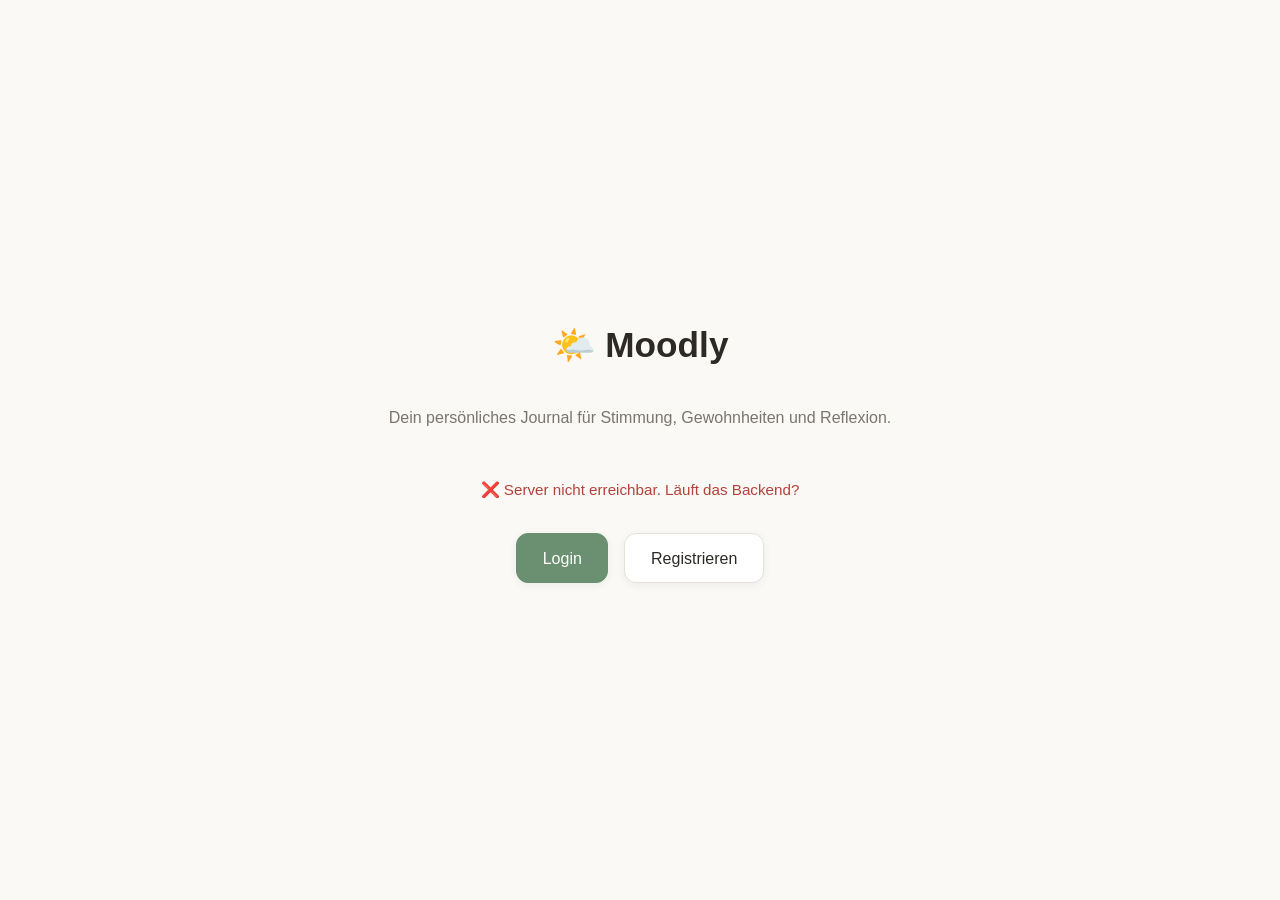
<file: frontend/index.html>
<!DOCTYPE html>
<html lang="de">
<head>
    <meta charset="UTF-8">
    <meta name="viewport" content="width=device-width, initial-scale=1.0">
    <title>Moodly</title>
    <link rel="stylesheet" href="css/main.css">
</head>
<body>
    <main class="landing">
        <h1>🌤️ Moodly</h1>
        <p>Dein persönliches Journal für Stimmung, Gewohnheiten und Reflexion.</p>

        <p id="api-status" class="api-status">Prüfe Verbindung zum Server …</p>

        <div class="landing-actions">
            <a class="button button-primary" href="login.html">Login</a>
            <a class="button" href="register.html">Registrieren</a>
        </div>
    </main>

    <script type="module">
        import { checkHealth } from "./js/api.js";

        const statusElement = document.getElementById("api-status");

        checkHealth()
            .then(() => {
                statusElement.textContent = "✅ Server erreichbar";
                statusElement.classList.add("ok");
            })
            .catch(() => {
                statusElement.textContent = "❌ Server nicht erreichbar. Läuft das Backend?";
                statusElement.classList.add("error");
            });
    </script>
</body>
</html>
</file>
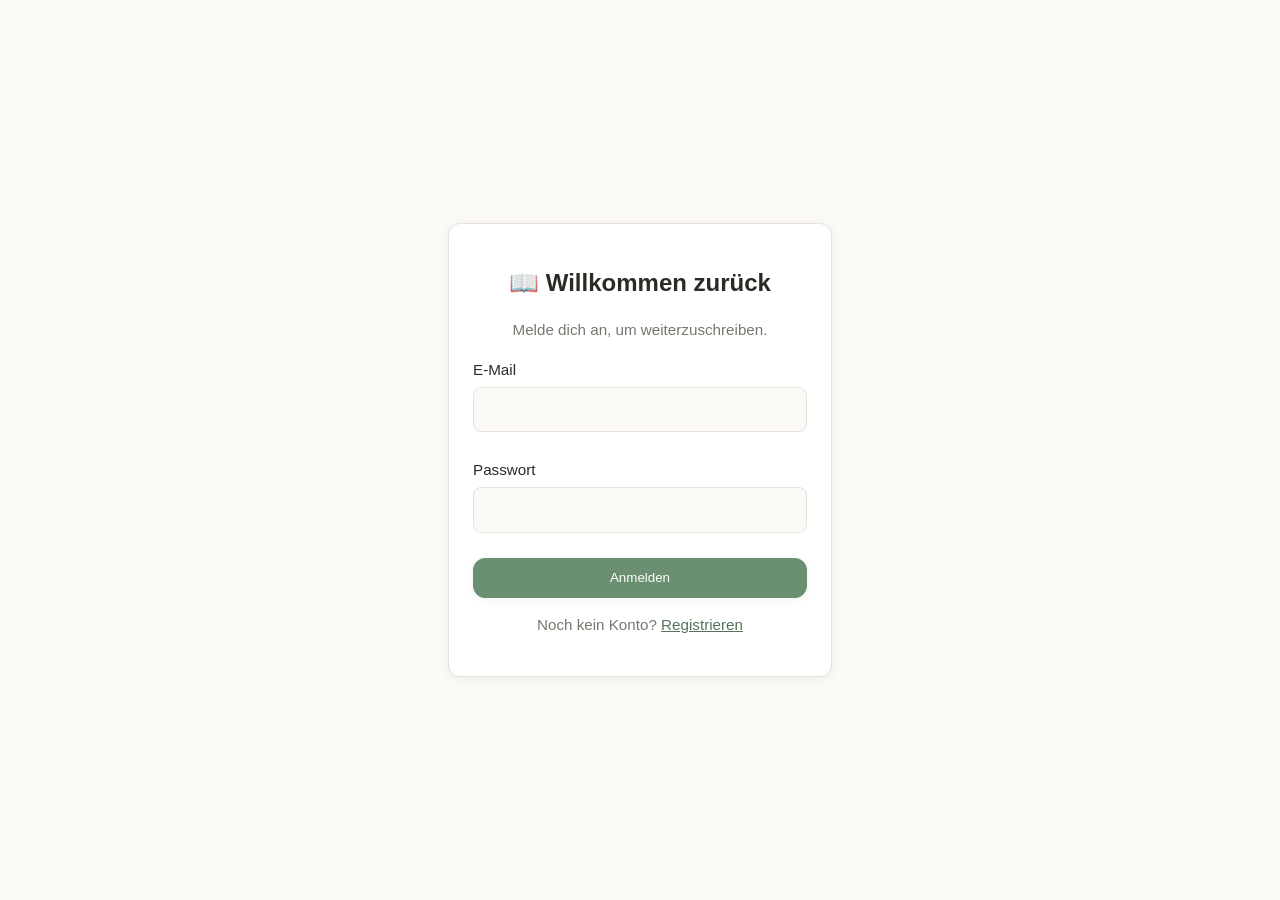
<file: frontend/achievements.html>
<!DOCTYPE html>
<html lang="de">
<head>
    <meta charset="UTF-8">
    <meta name="viewport" content="width=device-width, initial-scale=1.0">
    <title>Achievements – Moodly</title>
    <link rel="stylesheet" href="css/main.css">
</head>
<body>
    <nav class="navbar">
        <span class="nav-brand">📖 Journal</span>
        <div class="nav-links">
            <a href="dashboard.html">Dashboard</a>
            <a href="journal.html">Heute</a>
            <a href="calendar.html">Kalender</a>
            <a href="habits.html">Habits</a>
            <a href="analytics.html">Analytics</a>
            <a href="achievements.html" class="active">Achievements</a>
            <button id="logout-button" class="nav-logout">Logout</button>
        </div>
    </nav>

    <main class="page">
        <h1>Achievements</h1>
        <p class="muted" id="streak-line"></p>

        <section class="achievement-grid" id="achievement-grid">
            <p class="muted">Lade Achievements …</p>
        </section>
    </main>

    <script type="module">
        import { initAchievementsPage } from "./js/achievements.js";
        initAchievementsPage();
    </script>
</body>
</html>
</file>
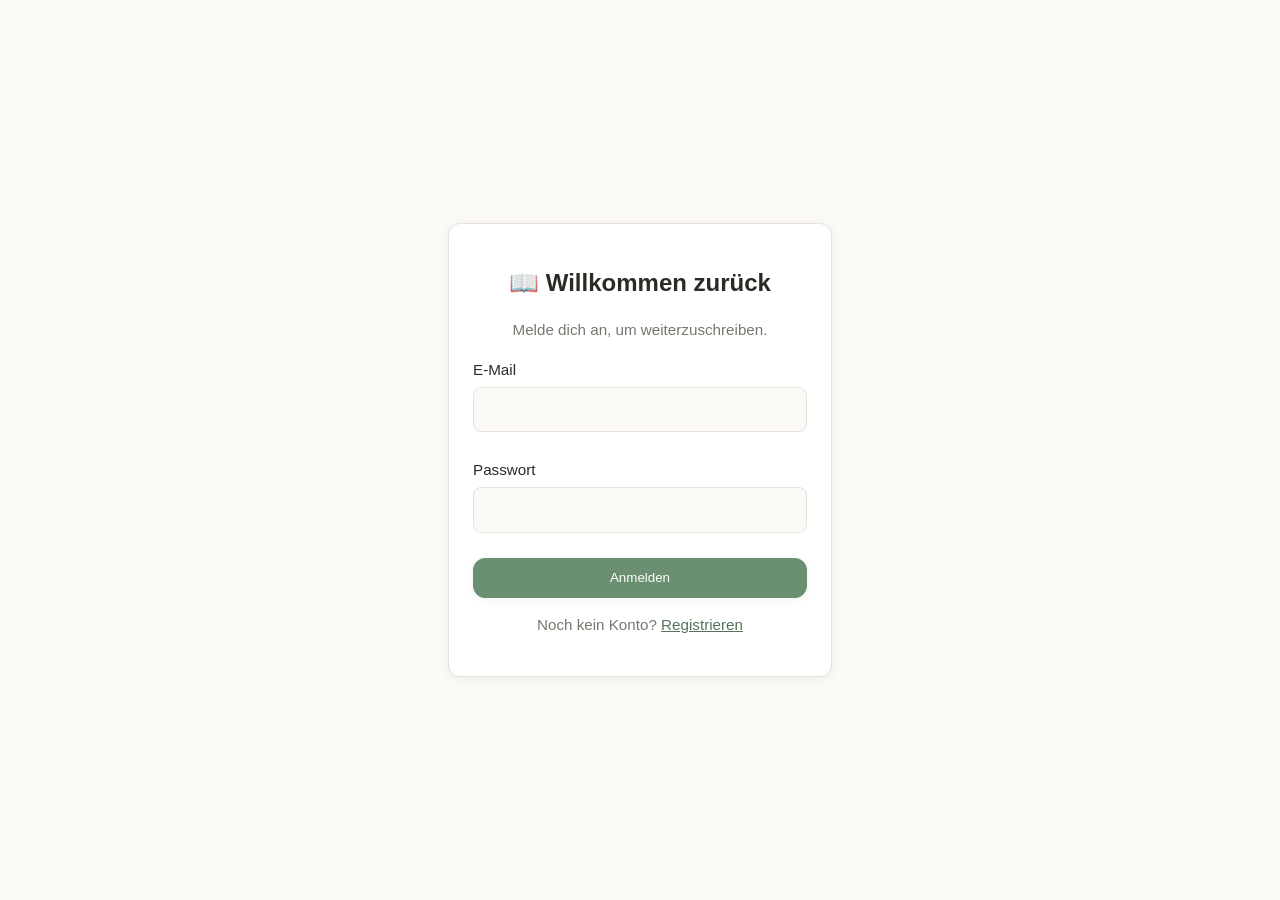
<file: frontend/calendar.html>
<!DOCTYPE html>
<html lang="de">
<head>
    <meta charset="UTF-8">
    <meta name="viewport" content="width=device-width, initial-scale=1.0">
    <title>Kalender – Moodly</title>
    <link rel="stylesheet" href="css/main.css">
</head>
<body>
    <nav class="navbar">
        <span class="nav-brand">📖 Journal</span>
        <div class="nav-links">
            <a href="dashboard.html">Dashboard</a>
            <a href="journal.html">Heute</a>
            <a href="calendar.html" class="active">Kalender</a>
            <a href="habits.html">Habits</a>
            <a href="analytics.html">Analytics</a>
            <a href="achievements.html">Achievements</a>
            <button id="logout-button" class="nav-logout">Logout</button>
        </div>
    </nav>

    <main class="page">
        <h1>Kalender</h1>

        <section class="card">
            <div class="calendar-header">
                <button type="button" class="button" id="prev-month">‹</button>
                <h2 id="month-heading"></h2>
                <button type="button" class="button" id="next-month">›</button>
            </div>

            <div class="calendar-grid" id="calendar-weekdays"></div>
            <div class="calendar-grid" id="calendar-days"></div>

            <p class="muted calendar-legend">
                😢 😕 😐 🙂 😄 = Stimmung des Tages ·
                Klick auf einen Tag öffnet den Eintrag.
            </p>
        </section>
    </main>

    <script type="module">
        import { initCalendarPage } from "./js/calendar.js";
        initCalendarPage();
    </script>
</body>
</html>
</file>
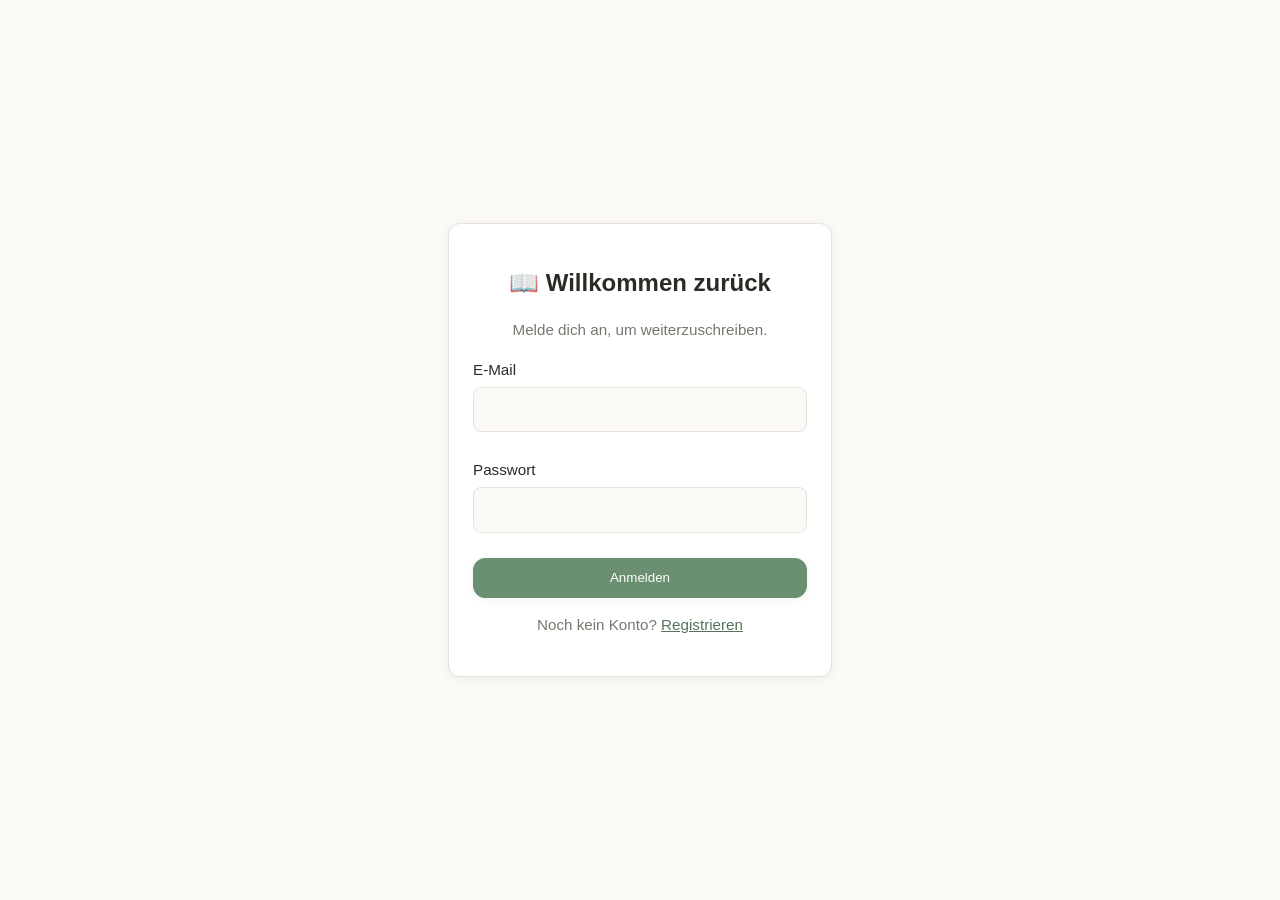
<file: frontend/dashboard.html>
<!DOCTYPE html>
<html lang="de">
<head>
    <meta charset="UTF-8">
    <meta name="viewport" content="width=device-width, initial-scale=1.0">
    <title>Dashboard – Moodly</title>
    <link rel="stylesheet" href="css/main.css">
</head>
<body>
    <nav class="navbar">
        <span class="nav-brand">📖 Journal</span>
        <div class="nav-links">
            <a href="dashboard.html" class="active">Dashboard</a>
            <a href="journal.html">Heute</a>
            <a href="calendar.html">Kalender</a>
            <a href="habits.html">Habits</a>
            <a href="analytics.html">Analytics</a>
            <a href="achievements.html">Achievements</a>
            <button id="logout-button" class="nav-logout">Logout</button>
        </div>
    </nav>

    <main class="page">
        <h1 id="greeting">Hallo 👋</h1>
        <p class="muted" id="today-date"></p>

        <section class="card-grid">
            <div class="card stat-card">
                <span class="stat-label">Aktuelle Streak</span>
                <span class="stat-value" id="stat-streak">–</span>
            </div>
            <div class="card stat-card">
                <span class="stat-label">Stimmung heute</span>
                <span class="stat-value" id="stat-mood">–</span>
            </div>
            <div class="card stat-card">
                <span class="stat-label">Journal diese Woche</span>
                <span class="stat-value" id="stat-week">–</span>
            </div>
            <div class="card stat-card">
                <span class="stat-label">Sport diese Woche</span>
                <span class="stat-value" id="stat-sport">–</span>
            </div>
            <div class="card stat-card">
                <span class="stat-label">Habits heute</span>
                <span class="stat-value" id="stat-habits">–</span>
            </div>
        </section>

        <section class="card today-card summary-card">
            <h2>Wochenrückblick</h2>
            <p class="muted" id="weekly-summary">
                Lass dir deine Woche zusammenfassen.
            </p>
            <button class="button" id="weekly-summary-button" type="button">
                Wochenrückblick erstellen
            </button>
        </section>

        <section class="card today-card">
            <h2 id="today-status">Wie geht es dir heute?</h2>
            <a class="button button-primary" href="journal.html" id="today-link">
                Heutigen Eintrag öffnen
            </a>
        </section>
    </main>

    <script type="module">
        import { initDashboard } from "./js/dashboard.js";
        initDashboard();
    </script>
</body>
</html>
</file>
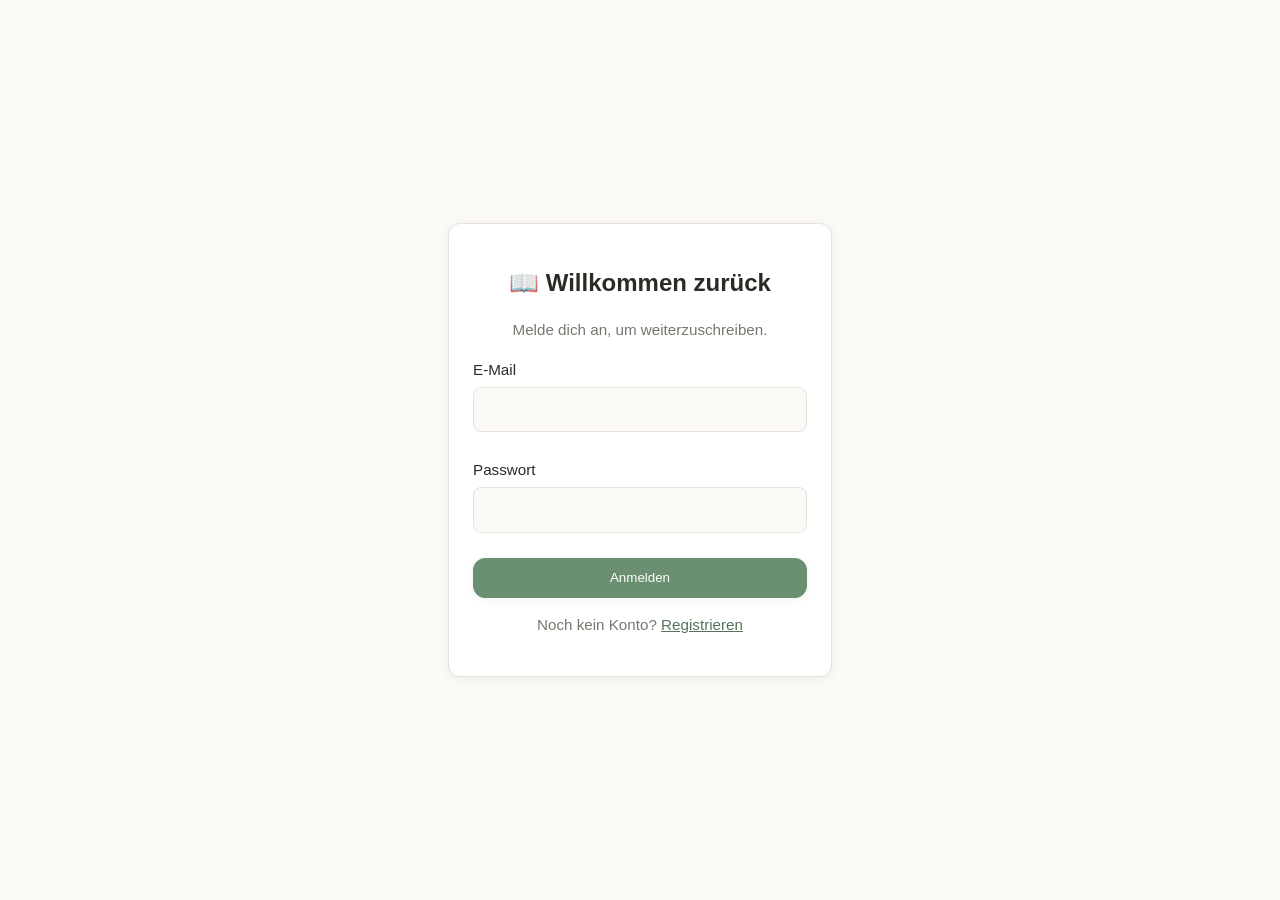
<file: frontend/habits.html>
<!DOCTYPE html>
<html lang="de">
<head>
    <meta charset="UTF-8">
    <meta name="viewport" content="width=device-width, initial-scale=1.0">
    <title>Habits – Moodly</title>
    <link rel="stylesheet" href="css/main.css">
</head>
<body>
    <nav class="navbar">
        <span class="nav-brand">📖 Journal</span>
        <div class="nav-links">
            <a href="dashboard.html">Dashboard</a>
            <a href="journal.html">Heute</a>
            <a href="calendar.html">Kalender</a>
            <a href="habits.html" class="active">Habits</a>
            <a href="analytics.html">Analytics</a>
            <a href="achievements.html">Achievements</a>
            <button id="logout-button" class="nav-logout">Logout</button>
        </div>
    </nav>

    <main class="page">
        <h1>Habits</h1>
        <p class="muted" id="habit-progress"></p>

        <section class="card">
            <h2>Heute abhaken</h2>
            <ul class="habit-list" id="habit-list">
                <li class="muted">Lade Habits …</li>
            </ul>
        </section>

        <section class="card">
            <h2>Neuer Habit</h2>
            <form id="habit-form" class="form">
                <label>
                    Name
                    <input type="text" name="name" required maxlength="100"
                           placeholder="z. B. Lesen, Meditation, 2 Liter Wasser">
                </label>
                <div class="form-row">
                    <label>
                        Zielwert <span class="muted">(optional)</span>
                        <input type="number" name="target_value" min="1"
                               placeholder="z. B. 20">
                    </label>
                    <label>
                        Einheit <span class="muted">(optional)</span>
                        <input type="text" name="unit" maxlength="30"
                               placeholder="z. B. Minuten">
                    </label>
                </div>
                <button type="submit" class="button button-primary">
                    Habit anlegen
                </button>
            </form>
        </section>
    </main>

    <script type="module">
        import { initHabitsPage } from "./js/habits.js";
        initHabitsPage();
    </script>
</body>
</html>
</file>
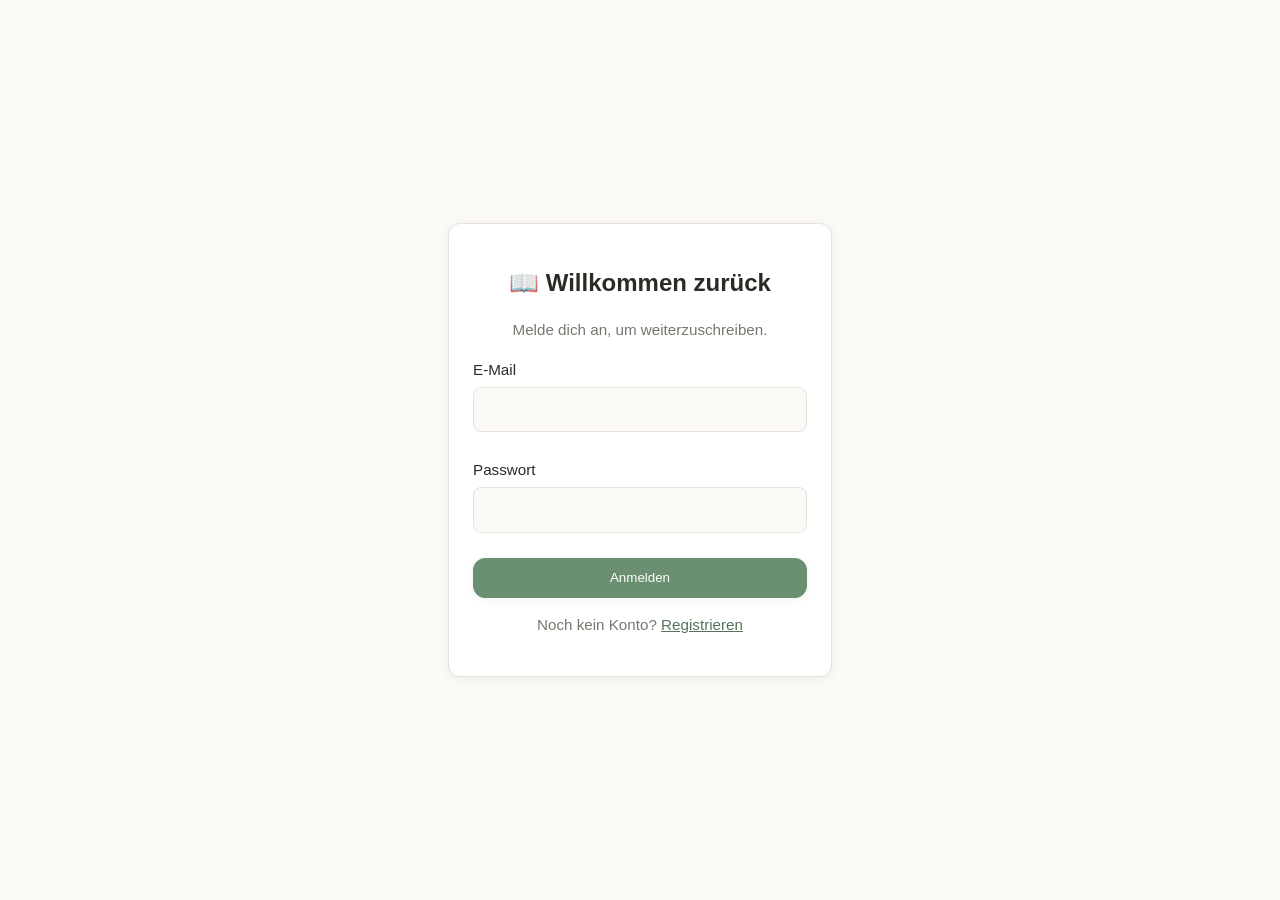
<file: frontend/journal.html>
<!DOCTYPE html>
<html lang="de">
<head>
    <meta charset="UTF-8">
    <meta name="viewport" content="width=device-width, initial-scale=1.0">
    <title>Heute – Moodly</title>
    <link rel="stylesheet" href="css/main.css">
</head>
<body>
    <nav class="navbar">
        <span class="nav-brand">📖 Journal</span>
        <div class="nav-links">
            <a href="dashboard.html">Dashboard</a>
            <a href="journal.html" class="active">Heute</a>
            <a href="calendar.html">Kalender</a>
            <a href="habits.html">Habits</a>
            <a href="analytics.html">Analytics</a>
            <a href="achievements.html">Achievements</a>
            <button id="logout-button" class="nav-logout">Logout</button>
        </div>
    </nav>

    <main class="page">
        <h1 id="entry-date-heading"></h1>

        <form id="journal-form" class="journal-form">

            <section class="card">
                <h2>Wie geht es dir heute?</h2>
                <div class="mood-picker" id="mood-picker">
                    <button type="button" data-mood="1" title="sehr schlecht">😢</button>
                    <button type="button" data-mood="2" title="schlecht">😕</button>
                    <button type="button" data-mood="3" title="neutral">😐</button>
                    <button type="button" data-mood="4" title="gut">🙂</button>
                    <button type="button" data-mood="5" title="sehr gut">😄</button>
                </div>
                <label>
                    Was hat deine Stimmung heute beeinflusst?
                    <textarea name="mood_influence" rows="2"></textarea>
                </label>
            </section>

            <section class="card">
                <h2>Welche Emotionen fühlst du?</h2>
                <div class="emotion-chips" id="emotion-chips">
                    <span class="muted">Lade Emotionen …</span>
                </div>
            </section>

            <section class="card">
                <h2>Energie, Stress &amp; Schlaf</h2>
                <label class="slider-label">
                    Energie <output id="energy-output">3</output>/5
                    <input type="range" name="energy_level" min="1" max="5" value="3">
                </label>
                <label class="slider-label">
                    Stress <output id="stress-output">3</output>/5
                    <input type="range" name="stress_level" min="1" max="5" value="3">
                </label>
                <label class="slider-label">
                    Schlafqualität <output id="sleep-output">3</output>/5
                    <input type="range" name="sleep_quality" min="1" max="5" value="3">
                </label>
            </section>

            <section class="card">
                <h2>Aktivitäten</h2>
                <label class="checkbox-label">
                    <input type="checkbox" name="did_sport"> Sport gemacht
                </label>
                <div id="sport-details" class="indent hidden">
                    <label>
                        Sportart
                        <input type="text" name="sport_type" maxlength="100" placeholder="z. B. Fitness, Yoga, Laufen">
                    </label>
                    <label>
                        Dauer (Minuten)
                        <input type="number" name="sport_duration_minutes" min="0" step="5">
                    </label>
                </div>
                <label class="checkbox-label">
                    <input type="checkbox" name="had_sex"> Sex
                </label>
                <label class="checkbox-label">
                    <input type="checkbox" name="cried"> Heute geweint
                </label>
            </section>

            <section class="card">
                <h2>Gesundheit</h2>
                <label class="checkbox-label">
                    <input type="checkbox" name="had_headache"> Kopfschmerzen
                </label>
                <label class="checkbox-label">
                    <input type="checkbox" name="had_pain"> Andere Schmerzen
                </label>
                <div id="pain-details" class="indent hidden">
                    <label class="slider-label">
                        Intensität <output id="pain-output">0</output>/10
                        <input type="range" name="pain_level" min="0" max="10" value="0">
                    </label>
                    <label>
                        Ort der Schmerzen
                        <input type="text" name="pain_location" maxlength="200" placeholder="z. B. Nacken">
                    </label>
                </div>
            </section>

            <section class="card">
                <h2>Notizen &amp; Reflexion</h2>
                <p class="daily-question" id="daily-question"></p>
                <label>
                    Notizen
                    <textarea name="notes" rows="5" placeholder="Wie war dein Tag?"></textarea>
                </label>
                <label>
                    Wofür bist du heute dankbar?
                    <textarea name="gratitude" rows="2"></textarea>
                </label>
                <label>
                    Was war heute besonders schön?
                    <textarea name="positive_event" rows="2"></textarea>
                </label>
                <label>
                    Was hat dich heute belastet?
                    <textarea name="negative_event" rows="2"></textarea>
                </label>
                <label>
                    Tagesreflexion
                    <textarea name="reflection" rows="3" placeholder="Was hast du gelernt? Was möchtest du morgen anders machen?"></textarea>
                </label>
            </section>

            <div class="form-actions">
                <button type="submit" class="button button-primary button-large">
                    Speichern
                </button>
                <span class="muted" id="save-status"></span>
            </div>
        </form>
    </main>

    <script type="module">
        import { initJournalPage } from "./js/journal.js";
        initJournalPage();
    </script>
</body>
</html>
</file>
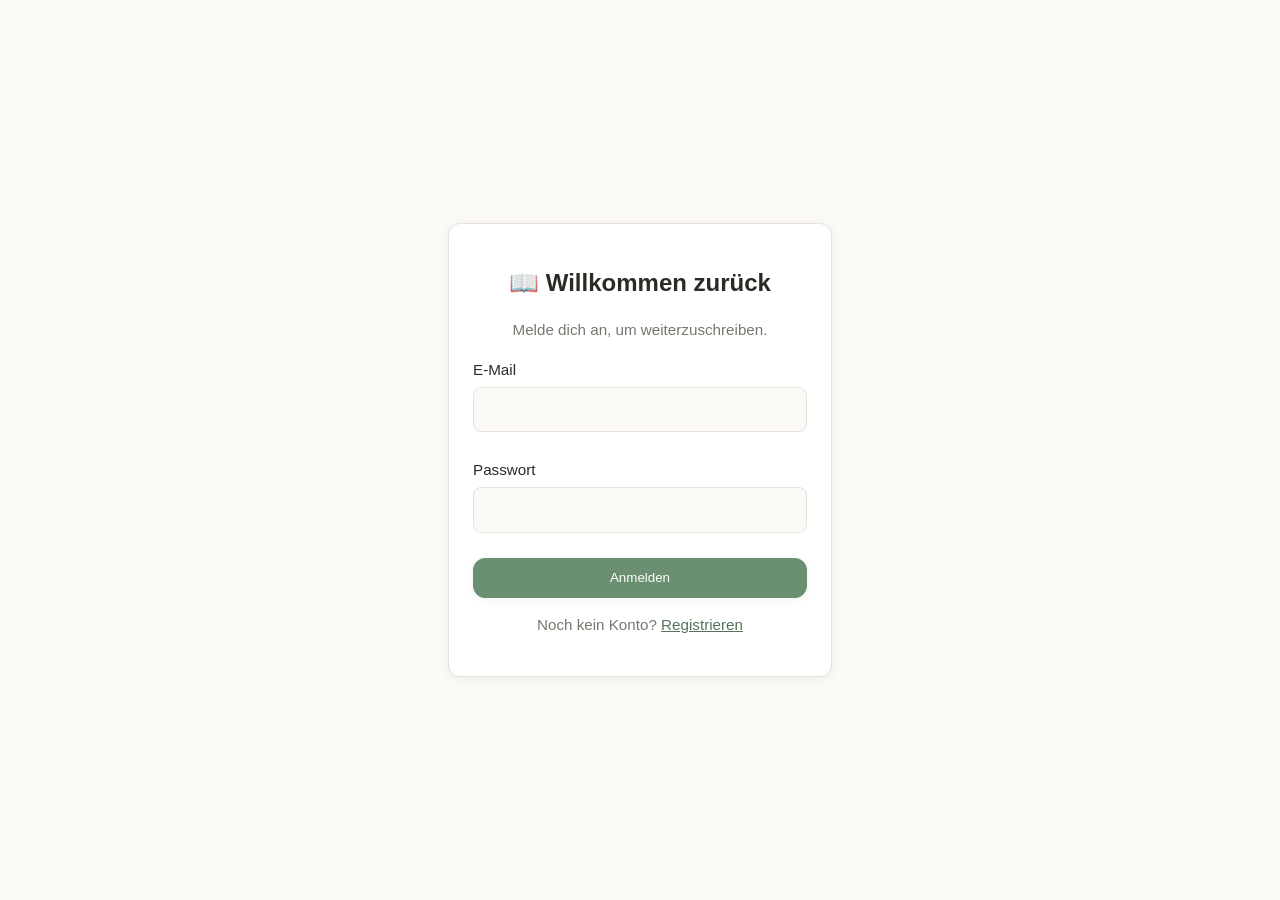
<file: frontend/login.html>
<!DOCTYPE html>
<html lang="de">
<head>
    <meta charset="UTF-8">
    <meta name="viewport" content="width=device-width, initial-scale=1.0">
    <title>Login – Moodly</title>
    <link rel="stylesheet" href="css/main.css">
</head>
<body>
    <main class="auth-page">
        <div class="card auth-card">
            <h1>📖 Willkommen zurück</h1>
            <p class="muted">Melde dich an, um weiterzuschreiben.</p>

            <form id="login-form" class="form">
                <label>
                    E-Mail
                    <input type="email" name="email" required autocomplete="email">
                </label>
                <label>
                    Passwort
                    <input type="password" name="password" required autocomplete="current-password">
                </label>
                <button type="submit" class="button button-primary">Anmelden</button>
            </form>

            <p class="muted">Noch kein Konto? <a href="register.html">Registrieren</a></p>
        </div>
    </main>

    <script type="module">
        import { initLoginPage } from "./js/auth.js";
        initLoginPage();
    </script>
</body>
</html>
</file>
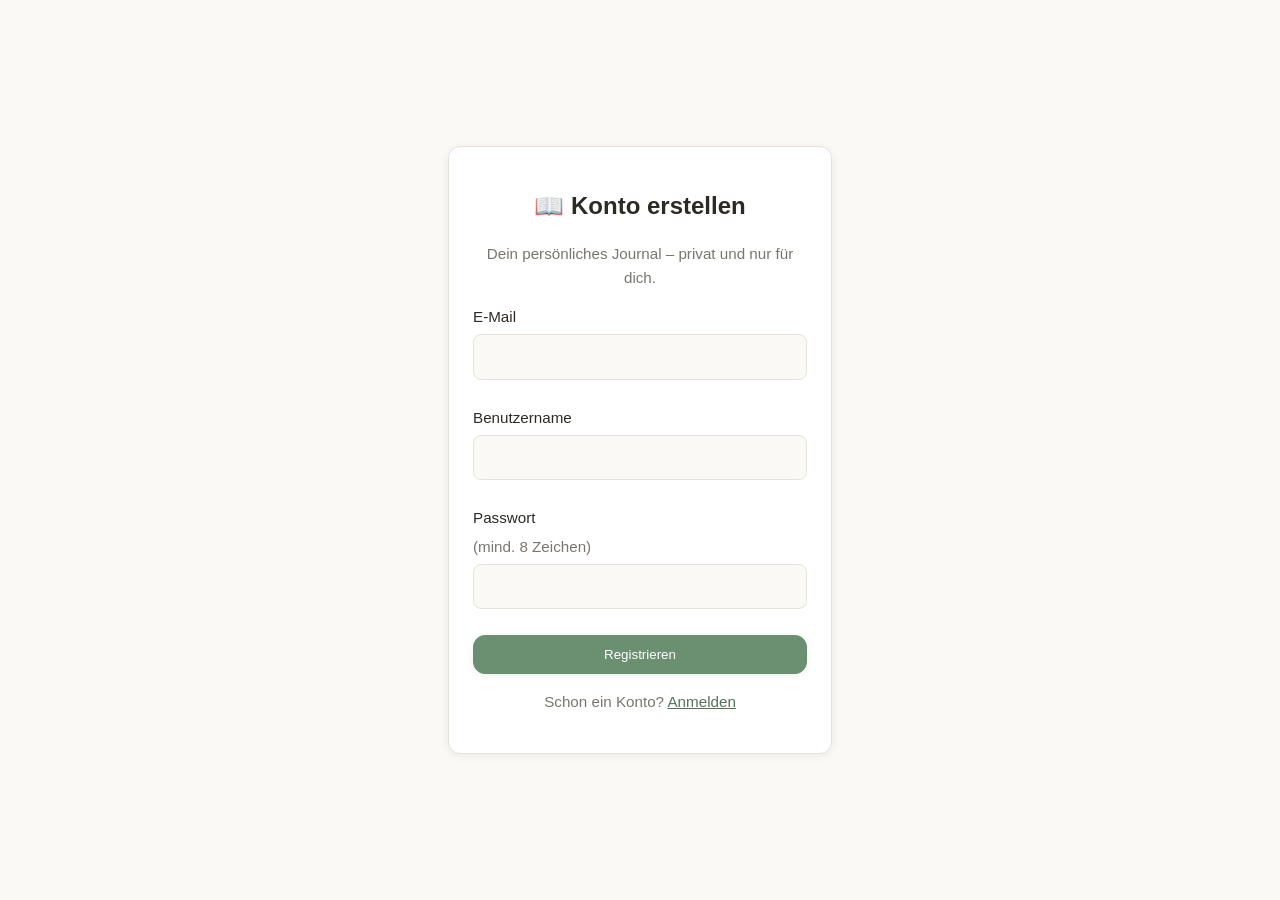
<file: frontend/register.html>
<!DOCTYPE html>
<html lang="de">
<head>
    <meta charset="UTF-8">
    <meta name="viewport" content="width=device-width, initial-scale=1.0">
    <title>Registrieren – Moodly</title>
    <link rel="stylesheet" href="css/main.css">
</head>
<body>
    <main class="auth-page">
        <div class="card auth-card">
            <h1>📖 Konto erstellen</h1>
            <p class="muted">Dein persönliches Journal – privat und nur für dich.</p>

            <form id="register-form" class="form">
                <label>
                    E-Mail
                    <input type="email" name="email" required autocomplete="email">
                </label>
                <label>
                    Benutzername
                    <input type="text" name="username" required minlength="3" maxlength="50" autocomplete="username">
                </label>
                <label>
                    Passwort <span class="muted">(mind. 8 Zeichen)</span>
                    <input type="password" name="password" required minlength="8" autocomplete="new-password">
                </label>
                <button type="submit" class="button button-primary">Registrieren</button>
            </form>

            <p class="muted">Schon ein Konto? <a href="login.html">Anmelden</a></p>
        </div>
    </main>

    <script type="module">
        import { initRegisterPage } from "./js/auth.js";
        initRegisterPage();
    </script>
</body>
</html>
</file>
<file: frontend/css/main.css>
/* Base styles for the Moodly.
   Colors live in CSS variables so a dark mode can be added later. */

:root {
    --color-background: #faf9f6;
    --color-surface: #ffffff;
    --color-text: #2d2a26;
    --color-text-muted: #7a756e;
    --color-primary: #6b8f71;
    --color-primary-dark: #55735a;
    --color-border: #e6e2db;
    --color-success: #3f7d4e;
    --color-error: #b3423a;

    --color-primary-soft: #eaf2ec;

    --radius: 12px;
    --shadow: 0 2px 10px rgba(0, 0, 0, 0.06);

    font-family: -apple-system, BlinkMacSystemFont, "Segoe UI", Roboto,
        "Helvetica Neue", Arial, sans-serif;
}

/* Dark mode: same variables, darker values */
@media (prefers-color-scheme: dark) {
    :root {
        --color-background: #1c1b19;
        --color-surface: #26241f;
        --color-text: #ece9e2;
        --color-text-muted: #a39d92;
        --color-primary: #7fa886;
        --color-primary-dark: #93b899;
        --color-primary-soft: #2e3a30;
        --color-border: #3a372f;
        --color-success: #7cbf8b;
        --color-error: #e07a72;
        --shadow: 0 2px 10px rgba(0, 0, 0, 0.35);
    }
}

* {
    box-sizing: border-box;
}

a {
    color: var(--color-primary-dark);
}

body {
    margin: 0;
    background: var(--color-background);
    color: var(--color-text);
    line-height: 1.6;
}

/* Landing page */
.landing {
    min-height: 100vh;
    display: flex;
    flex-direction: column;
    align-items: center;
    justify-content: center;
    gap: 1rem;
    padding: 2rem;
    text-align: center;
}

.landing h1 {
    margin: 0;
    font-size: 2.2rem;
}

.landing p {
    color: var(--color-text-muted);
    max-width: 32rem;
}

.landing-actions {
    display: flex;
    gap: 1rem;
    flex-wrap: wrap;
    justify-content: center;
}

/* Buttons */
.button {
    display: inline-block;
    padding: 0.7rem 1.6rem;
    border-radius: var(--radius);
    border: 1px solid var(--color-border);
    background: var(--color-surface);
    color: var(--color-text);
    text-decoration: none;
    box-shadow: var(--shadow);
    transition: transform 0.1s ease, background 0.15s ease;
}

.button:hover {
    transform: translateY(-1px);
}

.button-primary {
    background: var(--color-primary);
    border-color: var(--color-primary);
    color: #ffffff;
}

.button-primary:hover {
    background: var(--color-primary-dark);
}

.button-large {
    font-size: 1.05rem;
    padding: 0.85rem 2.2rem;
}

.button:disabled {
    opacity: 0.6;
    cursor: not-allowed;
}

.muted {
    color: var(--color-text-muted);
    font-size: 0.95rem;
}

.hidden {
    display: none !important;
}

/* Cards */
.card {
    background: var(--color-surface);
    border: 1px solid var(--color-border);
    border-radius: var(--radius);
    box-shadow: var(--shadow);
    padding: 1.5rem;
}

.card h2 {
    margin-top: 0;
    font-size: 1.15rem;
}

/* Navbar */
.navbar {
    display: flex;
    align-items: center;
    justify-content: space-between;
    padding: 0.8rem 1.5rem;
    background: var(--color-surface);
    border-bottom: 1px solid var(--color-border);
    position: sticky;
    top: 0;
    z-index: 10;
}

.nav-brand {
    font-weight: 700;
}

.nav-links {
    display: flex;
    align-items: center;
    gap: 1.2rem;
}

.nav-links a {
    color: var(--color-text-muted);
    text-decoration: none;
}

.nav-links a.active,
.nav-links a:hover {
    color: var(--color-primary-dark);
    font-weight: 600;
}

.nav-logout {
    border: none;
    background: none;
    color: var(--color-text-muted);
    cursor: pointer;
    font-size: 1rem;
    padding: 0;
}

.nav-logout:hover {
    color: var(--color-error);
}

/* Page layout */
.page {
    max-width: 760px;
    margin: 0 auto;
    padding: 1.5rem 1rem 4rem;
}

/* Auth pages */
.auth-page {
    min-height: 100vh;
    display: flex;
    align-items: center;
    justify-content: center;
    padding: 1rem;
}

.auth-card {
    width: 100%;
    max-width: 24rem;
    text-align: center;
}

.auth-card h1 {
    font-size: 1.5rem;
}

/* Forms */
.form,
.journal-form {
    display: flex;
    flex-direction: column;
    gap: 1rem;
}

.journal-form {
    gap: 1.2rem;
}

label {
    display: flex;
    flex-direction: column;
    gap: 0.3rem;
    text-align: left;
    font-size: 0.95rem;
    margin-bottom: 0.6rem;
}

input[type="text"],
input[type="email"],
input[type="password"],
input[type="number"],
textarea {
    font: inherit;
    padding: 0.6rem 0.8rem;
    border: 1px solid var(--color-border);
    border-radius: 8px;
    background: var(--color-background);
    color: var(--color-text);
}

input:focus,
textarea:focus {
    outline: 2px solid var(--color-primary);
    border-color: transparent;
}

textarea {
    resize: vertical;
}

.checkbox-label {
    flex-direction: row;
    align-items: center;
    gap: 0.6rem;
}

.checkbox-label input {
    width: 1.15rem;
    height: 1.15rem;
    accent-color: var(--color-primary);
}

.slider-label input[type="range"] {
    accent-color: var(--color-primary);
}

.indent {
    margin-left: 1.75rem;
    padding-left: 1rem;
    border-left: 2px solid var(--color-border);
}

.form-actions {
    display: flex;
    align-items: center;
    gap: 1rem;
}

/* Mood picker */
.mood-picker {
    display: flex;
    gap: 0.6rem;
    margin-bottom: 1rem;
}

.mood-picker button {
    font-size: 1.9rem;
    background: var(--color-background);
    border: 2px solid var(--color-border);
    border-radius: 50%;
    width: 3.4rem;
    height: 3.4rem;
    cursor: pointer;
    transition: transform 0.1s ease, border-color 0.15s ease;
}

.mood-picker button:hover {
    transform: scale(1.12);
}

.mood-picker button.selected {
    border-color: var(--color-primary);
    background: var(--color-primary-soft);
    transform: scale(1.12);
}

/* Emotion chips */
.emotion-chips {
    display: flex;
    flex-wrap: wrap;
    gap: 0.5rem;
}

.chip {
    font: inherit;
    font-size: 0.92rem;
    padding: 0.4rem 0.9rem;
    border-radius: 999px;
    border: 1px solid var(--color-border);
    background: var(--color-background);
    color: var(--color-text);
    cursor: pointer;
    transition: background 0.15s ease, border-color 0.15s ease;
}

.chip.selected {
    background: var(--color-primary);
    border-color: var(--color-primary);
    color: #ffffff;
}

/* Dashboard */
.card-grid {
    display: grid;
    grid-template-columns: repeat(auto-fit, minmax(11rem, 1fr));
    gap: 1rem;
    margin-bottom: 1.2rem;
}

.stat-card {
    display: flex;
    flex-direction: column;
    gap: 0.4rem;
}

.stat-label {
    color: var(--color-text-muted);
    font-size: 0.85rem;
    text-transform: uppercase;
    letter-spacing: 0.04em;
}

.stat-value {
    font-size: 1.6rem;
    font-weight: 700;
}

.today-card {
    display: flex;
    flex-direction: column;
    align-items: flex-start;
    gap: 1rem;
}

/* Calendar */
.calendar-header {
    display: flex;
    align-items: center;
    justify-content: space-between;
    margin-bottom: 1rem;
}

.calendar-header h2 {
    margin: 0;
}

.calendar-grid {
    display: grid;
    grid-template-columns: repeat(7, 1fr);
    gap: 0.35rem;
}

.calendar-weekday {
    text-align: center;
    font-size: 0.8rem;
    color: var(--color-text-muted);
    padding-bottom: 0.4rem;
}

.calendar-day {
    display: flex;
    flex-direction: column;
    align-items: center;
    gap: 0.15rem;
    padding: 0.45rem 0.2rem;
    min-height: 3.2rem;
    border-radius: 8px;
    border: 1px solid var(--color-border);
    background: var(--color-background);
    text-decoration: none;
    color: var(--color-text);
}

.calendar-day.has-entry {
    background: var(--color-primary-soft);
    border-color: var(--color-primary);
}

.calendar-day.today .calendar-day-number {
    background: var(--color-primary);
    color: #ffffff;
    border-radius: 50%;
    width: 1.5rem;
    height: 1.5rem;
    display: flex;
    align-items: center;
    justify-content: center;
}

.calendar-day.future {
    opacity: 0.4;
    pointer-events: none;
}

.calendar-day-number {
    font-size: 0.85rem;
}

.calendar-day-mood {
    font-size: 1.05rem;
}

.calendar-legend {
    margin-top: 1rem;
    font-size: 0.85rem;
}

/* AI */
.daily-question {
    background: var(--color-primary-soft);
    border-left: 3px solid var(--color-primary);
    border-radius: 6px;
    padding: 0.6rem 0.9rem;
    font-style: italic;
}

.summary-card {
    margin-bottom: 1.2rem;
}

/* Achievements */
.achievement-grid {
    display: grid;
    grid-template-columns: repeat(auto-fill, minmax(13rem, 1fr));
    gap: 1rem;
}

.achievement-card {
    display: flex;
    flex-direction: column;
    align-items: center;
    text-align: center;
    gap: 0.4rem;
}

.achievement-card.locked {
    opacity: 0.55;
    filter: grayscale(1);
}

.achievement-emoji {
    font-size: 2.2rem;
}

.achievement-date {
    font-size: 0.8rem;
    color: var(--color-success);
}

/* Analytics */
.page-wide {
    max-width: 900px;
}

.chart-card {
    margin-bottom: 1.2rem;
}

.chart-container {
    position: relative;
    height: 280px;
}

.chart-container.chart-small {
    height: 180px;
}

/* Habits */
.habit-list {
    list-style: none;
    margin: 0;
    padding: 0;
    display: flex;
    flex-direction: column;
    gap: 0.4rem;
}

.habit-row {
    display: flex;
    align-items: center;
    gap: 0.7rem;
    padding: 0.45rem 0.2rem;
    border-bottom: 1px solid var(--color-border);
}

.habit-row:last-child {
    border-bottom: none;
}

.habit-check {
    flex: 1;
    margin-bottom: 0;
}

.habit-done {
    text-decoration: line-through;
    color: var(--color-text-muted);
}

.habit-value {
    width: 5.5rem;
}

.habit-delete {
    border: none;
    background: none;
    cursor: pointer;
    font-size: 1rem;
    opacity: 0.5;
}

.habit-delete:hover {
    opacity: 1;
}

.form-row {
    display: flex;
    gap: 1rem;
}

.form-row label {
    flex: 1;
}

/* Toasts */
#toast-container {
    position: fixed;
    bottom: 1.2rem;
    left: 50%;
    transform: translateX(-50%);
    display: flex;
    flex-direction: column;
    gap: 0.5rem;
    z-index: 100;
}

.toast {
    padding: 0.7rem 1.3rem;
    border-radius: var(--radius);
    background: var(--color-text);
    color: #ffffff;
    box-shadow: var(--shadow);
    opacity: 0;
    transform: translateY(8px);
    transition: opacity 0.25s ease, transform 0.25s ease;
}

.toast.visible {
    opacity: 1;
    transform: translateY(0);
}

.toast-success {
    background: var(--color-success);
}

.toast-error {
    background: var(--color-error);
}

/* Small screens */
@media (max-width: 480px) {
    .mood-picker {
        justify-content: space-between;
    }

    .mood-picker button {
        width: 3rem;
        height: 3rem;
        font-size: 1.6rem;
    }
}

/* API status on the landing page */
.api-status {
    font-size: 0.95rem;
    color: var(--color-text-muted);
}

.api-status.ok {
    color: var(--color-success);
}

.api-status.error {
    color: var(--color-error);
}
</file>
